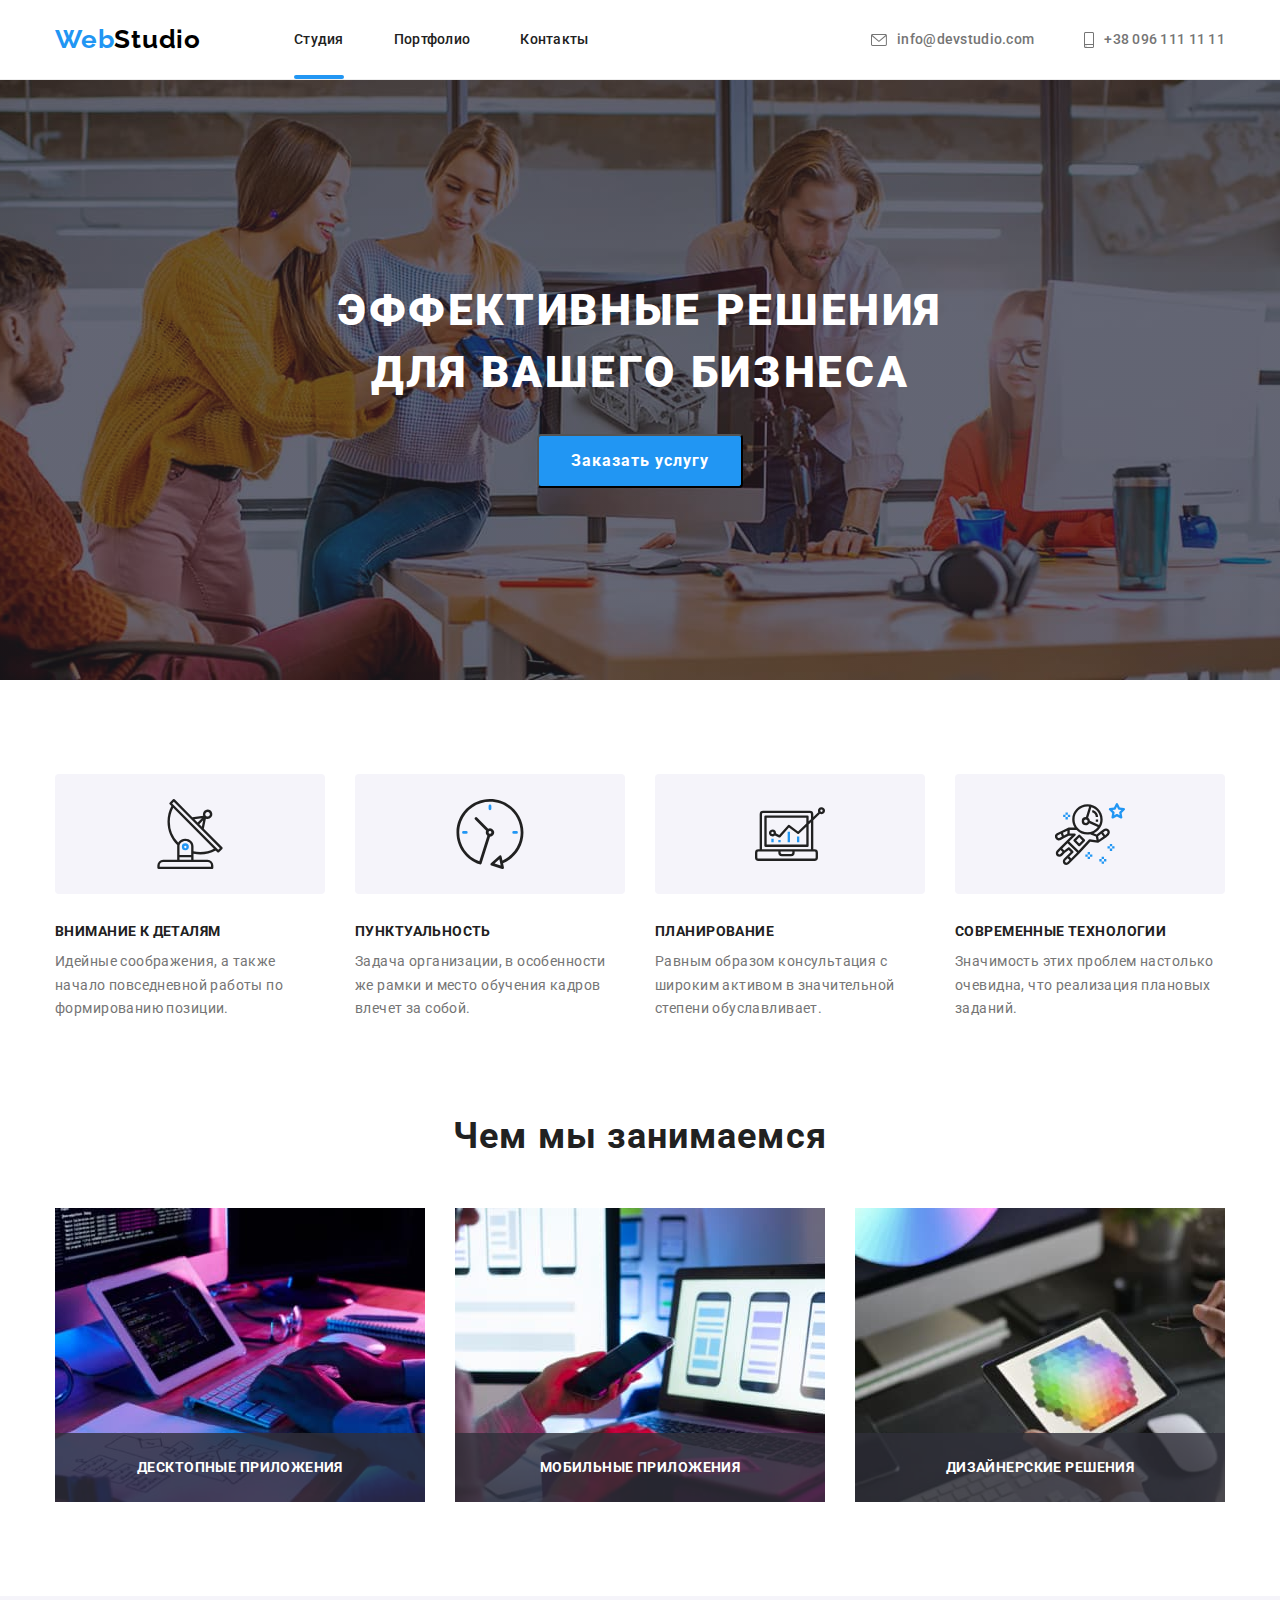
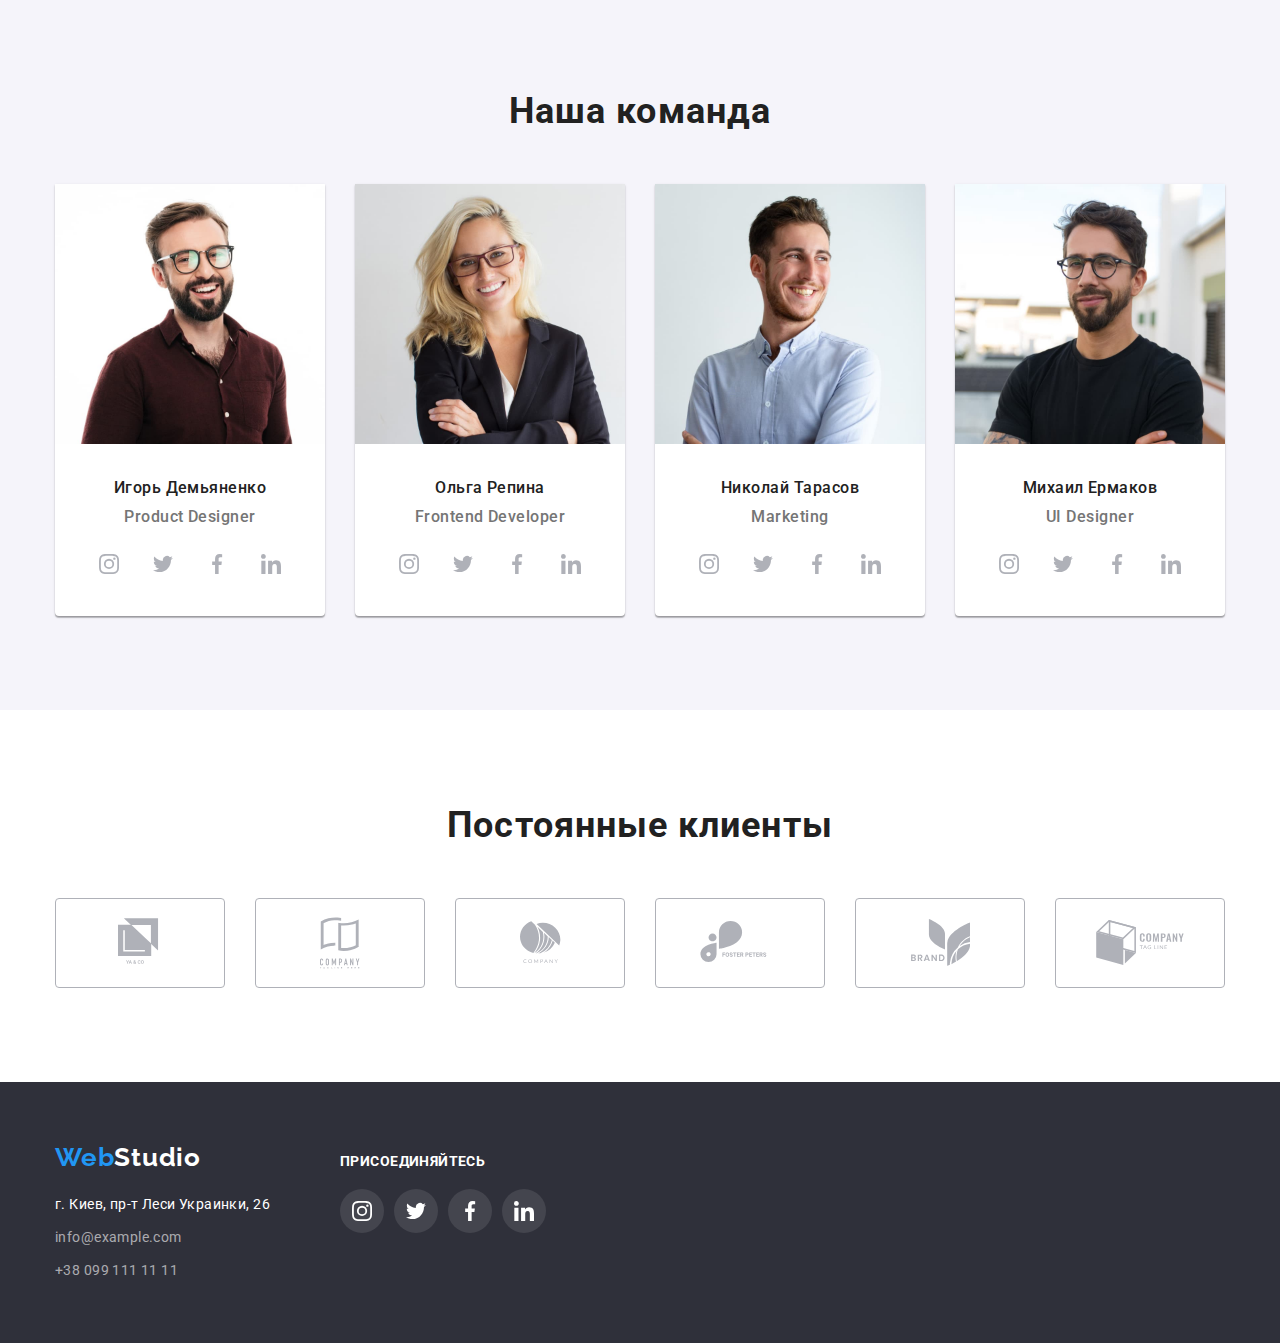
<file: index.html>
<!DOCTYPE html>
<html lang="ru">

<head>
    <meta charset="UTF-8">
    <meta name="viewport" content="width=device-width, initial-scale=1.0">
    <title>Web Studio</title>
    <link rel="preconnect" href="https://fonts.gstatic.com">
    <link
        href="https://fonts.googleapis.com/css2?family=Raleway:wght@700&family=Roboto:wght@400;500;700;900&display=swap"
        rel="stylesheet">
    <link rel="stylesheet" href="./css/modern-normalize.css">
    <link rel="stylesheet" href="./css/styles.css">
</head>

<body>
    <!--Шапка страницы-->
    <header class="header">
        <div class="container main-box">
            <nav class="main-nav">
                <a href="./index.html" class="logo">Web<span class="logo-header">Studio</span>
                </a>
                <ul class="nav">
                    <li class="item">
                        <a href="./index.html" class="nav-link studio">Студия</a>
                    </li>
                    <li class="item">
                        <a href="./portfolio.html" class="nav-link">Портфолио</a>
                    </li>
                    <li class="item">
                        <a href="#contacts" class="nav-link">Контакты</a>
                    </li>
                </ul>
            </nav>
            <ul class="header-contact">
                <li class="item">
                    <a href="mailto:info@devstudio.com" class="contact">
                        <svg class="icon-contacts" width="16" height="12">
                            <use href="./images/icons.svg#envelope"></use>
                        </svg>
                        info@devstudio.com
                    </a>
                </li>
                <li class="item">
                    <a href="tel:+380961111111" class="contact">
                        <svg class="icon-contacts" width="10" height="16">
                            <use href="./images/icons.svg#smartphone"></use>
                        </svg>
                        +38 096 111 11 11
                    </a>
                </li>
            </ul>
        </div>
    </header>

    <!--Тело страницы-->
    <main>
        <!--Hero-->
        <section class="hero overlay">
            <div class="container centered">
                <h1 class="hero-title">Эффективные решения<br /> для вашего бизнеса</h1>
                <button class="hero-link" data-modal-open>Заказать услугу</button>
            </div>
        </section>

        <!--Особенности-->
        <section class="features">
            <div class="container">
                <h2 class="visually-hidden">Наши особенности</h2>
                <ul class="features-list">
                    <li class="item">
                        <div class="icon-features">
                            <svg width="70" height="70">
                                <use href="./images/icons.svg#antenna"></use>
                            </svg>
                        </div>
                        <h3 class="features-title">Внимание к деталям</h3>
                        <p class="features-description">Идейные соображения, а также начало повседневной работы по
                            формированию
                            позиции.</p>
                    </li>

                    <li class="item">
                        <div class="icon-features">
                            <svg width="70" height="70">
                                <use href="./images/icons.svg#clock"></use>
                            </svg>
                        </div>
                        <h3 class="features-title">Пунктуальность</h3>
                        <p class="features-description">Задача организации, в особенности же рамки и место обучения
                            кадров
                            влечет за собой.</p>
                    </li>

                    <li class="item">
                        <div class="icon-features">
                            <svg width="70" height="70">
                                <use href="./images/icons.svg#diagram"></use>
                            </svg>
                        </div>
                        <h3 class="features-title">Планирование</h3>
                        <p class="features-description">Равным образом консультация с широким активом в значительной
                            степени
                            обуславливает.</p>
                    </li>

                    <li class="item">
                        <div class="icon-features">
                            <svg width="70" height="70">
                                <use href="./images/icons.svg#astronaut"></use>
                            </svg>
                        </div>
                        <h3 class="features-title">Современные технологии</h3>
                        <p class="features-description">Значимость этих проблем настолько очевидна, что реализация
                            плановых
                            заданий.</p>
                    </li>
                </ul>
            </div>
        </section>

        <!--Чем мы занимаемся-->
        <section class="services">
            <div class="container">
                <h2 class="services-title centered">Чем мы занимаемся</h2>
                <ul class="services-list">
                    <li class="item">
                        <div class="thumb">
                            <img src="./images/box1.jpg" alt="Веб-сайты" width="370" class="img-servises">
                            <div class="label-box">
                                <p class="label">Десктопные приложения</p>
                            </div>
                        </div>
                    </li>
                    <li class="item">
                        <div class="thumb">
                            <img src="./images/box2.jpg" alt="Приложения" width="370" class="img-servises">
                            <div class="label-box">
                                <p class="label">Мобильные приложения</p>
                            </div>
                        </div>
                    </li>
                    <li class="item">
                        <div class="thumb">
                            <img src="./images/box3.jpg" alt="Дизайн" width="370" class="img-servises">
                            <div class="label-box">
                                <p class="label">Дизайнерские решения</p>
                            </div>
                        </div>
                    </li>
                </ul>
            </div>
        </section>

        <!--Наша команда-->
        <section class="team">
            <div class="container centered">
                <h2 class="team-title">Наша команда</h2>
                <ul class="team-list">
                    <li class="item">
                        <img src="./images/demyanenko.jpg" alt="Фото Игоря Демьяненко" width="270">
                        <div class="team-box">
                            <h3 class="team-subtitle">Игорь Демьяненко</h3>
                            <p class="team-position">Product Designer</p>
                            <ul class="list-network">
                                <li class="item-network">
                                    <a href="#" class="link-icon-network">
                                        <svg class="icon-network" width="20px" height="20px">
                                            <use href="./images/icons.svg#instagram"></use>
                                        </svg>
                                    </a>
                                </li>

                                <li class="item-network">
                                    <a href="#" class="link-icon-network">
                                        <svg class="icon-network" width="20px" height="20px">
                                            <use href="./images/icons.svg#twitter"></use>
                                        </svg>
                                    </a>
                                </li>

                                <li class="item-network">
                                    <a href="#" class="link-icon-network">
                                        <svg class="icon-network" width="20px" height="20px">
                                            <use href="./images/icons.svg#facebook"></use>
                                        </svg>
                                    </a>
                                </li>

                                <li class="item-network">
                                    <a href="#" class="link-icon-network">
                                        <svg class="icon-network" width="20px" height="20px">
                                            <use href="./images/icons.svg#linkedin"></use>
                                        </svg>
                                    </a>
                                </li>
                            </ul>
                        </div>
                    </li>

                    <li class="item">
                        <img src="./images/repina.jpg" alt="Фото Ольги Репиной" width="270">
                        <div class="team-box">
                            <h3 class="team-subtitle">Ольга Репина</h3>
                            <p class="team-position">Frontend Developer</p>
                            <ul class="list-network">
                                <li class="item-network">
                                    <a href="#" class="link-icon-network">
                                        <svg class="icon-network" width="20px" height="20px">
                                            <use href="./images/icons.svg#instagram"></use>
                                        </svg>
                                    </a>
                                </li>

                                <li class="item-network">
                                    <a href="#" class="link-icon-network">
                                        <svg class="icon-network" width="20px" height="20px">
                                            <use href="./images/icons.svg#twitter"></use>
                                        </svg>
                                    </a>
                                </li>

                                <li class="item-network">
                                    <a href="#" class="link-icon-network">
                                        <svg class="icon-network" width="20px" height="20px">
                                            <use href="./images/icons.svg#facebook"></use>
                                        </svg>
                                    </a>
                                </li>

                                <li class="item-network">
                                    <a href="#" class="link-icon-network">
                                        <svg class="icon-network" width="20px" height="20px">
                                            <use href="./images/icons.svg#linkedin"></use>
                                        </svg>
                                    </a>
                                </li>
                            </ul>
                        </div>
                    </li>

                    <li class="item">
                        <img src="./images/tarasov.jpg" alt="Фото Николая Тарасова" width="270">
                        <div class="team-box">
                            <h3 class="team-subtitle">Николай Тарасов</h3>
                            <p class="team-position">Marketing</p>
                            <ul class="list-network">
                                <li class="item-network">
                                    <a href="#" class="link-icon-network">
                                        <svg class="icon-network" width="20px" height="20px">
                                            <use href="./images/icons.svg#instagram"></use>
                                        </svg>
                                    </a>
                                </li>

                                <li class="item-network">
                                    <a href="#" class="link-icon-network">
                                        <svg class="icon-network" width="20px" height="20px">
                                            <use href="./images/icons.svg#twitter"></use>
                                        </svg>
                                    </a>
                                </li>

                                <li class="item-network">
                                    <a href="#" class="link-icon-network">
                                        <svg class="icon-network" width="20px" height="20px">
                                            <use href="./images/icons.svg#facebook"></use>
                                        </svg>
                                    </a>
                                </li>

                                <li class="item-network">
                                    <a href="#" class="link-icon-network">
                                        <svg class="icon-network" width="20px" height="20px">
                                            <use href="./images/icons.svg#linkedin"></use>
                                        </svg>
                                    </a>
                                </li>
                            </ul>
                        </div>
                    </li>

                    <li class="item">
                        <img src="./images/ermakov.jpg" alt="Фото Михаила Ермакова" width="270">
                        <div class="team-box">
                            <h3 class="team-subtitle ">Михаил Ермаков</h3>
                            <p class="team-position">UI Designer</p>
                            <ul class="list-network">
                                <li class="item-network">
                                    <a href="#" class="link-icon-network">
                                        <svg class="icon-network" width="20px" height="20px">
                                            <use href="./images/icons.svg#instagram"></use>
                                        </svg>
                                    </a>
                                </li>

                                <li class="item-network">
                                    <a href="#" class="link-icon-network">
                                        <svg class="icon-network" width="20px" height="20px">
                                            <use href="./images/icons.svg#twitter"></use>
                                        </svg>
                                    </a>
                                </li>

                                <li class="item-network">
                                    <a href="#" class="link-icon-network">
                                        <svg class="icon-network" width="20px" height="20px">
                                            <use href="./images/icons.svg#facebook"></use>
                                        </svg>
                                    </a>
                                </li>

                                <li class="item-network">
                                    <a href="#" class="link-icon-network">
                                        <svg class="icon-network" width="20px" height="20px">
                                            <use href="./images/icons.svg#linkedin"></use>
                                        </svg>
                                    </a>
                                </li>
                            </ul>
                        </div>
                    </li>
                </ul>
            </div>
        </section>

        <!--Постоянные клиенты-->
        <section class="clients">
            <div class="container centered">
                <h2 class="clients-title">Постоянные клиенты</h2>
                <ul class="clients-list">
                    <li class="item">
                        <a href="#" class="link-client">
                            <svg class="icon-client" width="44.27" height="49.23">
                                <use href="./images/icons.svg#client1"></use>
                            </svg>
                        </a>
                    </li>

                    <li class="item">
                        <a href="#" class="link-client">
                            <svg class="icon-client" width="40" height="52">
                                <use href="./images/icons.svg#client2"></use>
                            </svg>
                        </a>
                    </li>

                    <li class="item">
                        <a href="#" class="link-client">
                            <svg class="icon-client" width="41" height="42.6">
                                <use href="./images/icons.svg#client3"></use>
                            </svg>
                        </a>
                    </li>

                    <li class="item">
                        <a href="#" class="link-client">
                            <svg class="icon-client" width="79.66" height="42.02">
                                <use href="./images/icons.svg#client4"></use>
                            </svg>
                        </a>
                    </li>

                    <li class="item">
                        <a href="#" class="link-client">
                            <svg class="icon-client" width="59" height="47">
                                <use href="./images/icons.svg#client5"></use>
                            </svg>
                        </a>
                    </li>

                    <li class="item">
                        <a href="#" class="link-client">
                            <svg class="icon-client" width="88.48" height="45.44">
                                <use href="./images/icons.svg#client6"></use>
                            </svg>
                        </a>
                    </li>
                </ul>
            </div>

        </section>

    </main>

    <!--Подвал страницы-->
    <footer class="footer">
        <div class="container footer-flex" id="contacts">
            <div>
                <a href="./index.html" class="logo">Web<span class="logo-footer">Studio</span>
                </a>
                <address class="address">
                    г. Киев, пр-т Леси Украинки, 26
                    <a href="mailto:info@example.com" class="address-link">info@example.com</a>
                    <a href="tel:+380991111111" class="address-link">+38 099 111 11 11</a>
                </address>
            </div>
            <div class="icon-box">
                <p class="join">присоединяйтесь</p>
                <ul class="list-network-footer">
                    <li class="item">
                        <a href="#" class="network-footer">
                            <svg class="icon-footer" width="20" height="20">
                                <use href="./images/icons.svg#instagram"></use>
                            </svg>
                        </a>
                    </li>

                    <li class="item">
                        <a href="#" class="network-footer">
                            <svg class="icon-footer" width="20" height="20">
                                <use href="./images/icons.svg#twitter"></use>
                            </svg>
                        </a>
                    </li>

                    <li class="item">
                        <a href="#" class="network-footer">
                            <svg class="icon-footer" width="20" height="20">
                                <use href="./images/icons.svg#facebook"></use>
                            </svg>
                        </a>
                    </li>

                    <li class="item">
                        <a href="#" class="network-footer">
                            <svg class="icon-footer" width="20" height="20">
                                <use href="./images/icons.svg#linkedin"></use>
                            </svg>
                        </a>
                    </li>
                </ul>
            </div>
        </div>
    </footer>

    <!-- Модальное окно -->

    <div class="backdrop is-hidden" data-modal>
        <div class="modal">
            <button class="btn-close" data-modal-close>
                <svg class="icon-close" width="11" height="11">
                    <use href="./images/icons.svg#close"></use>
                </svg>
            </button>
        </div>
    </div>

    <script src="./js/modal.js"></script>

</body>

</html>
</file>
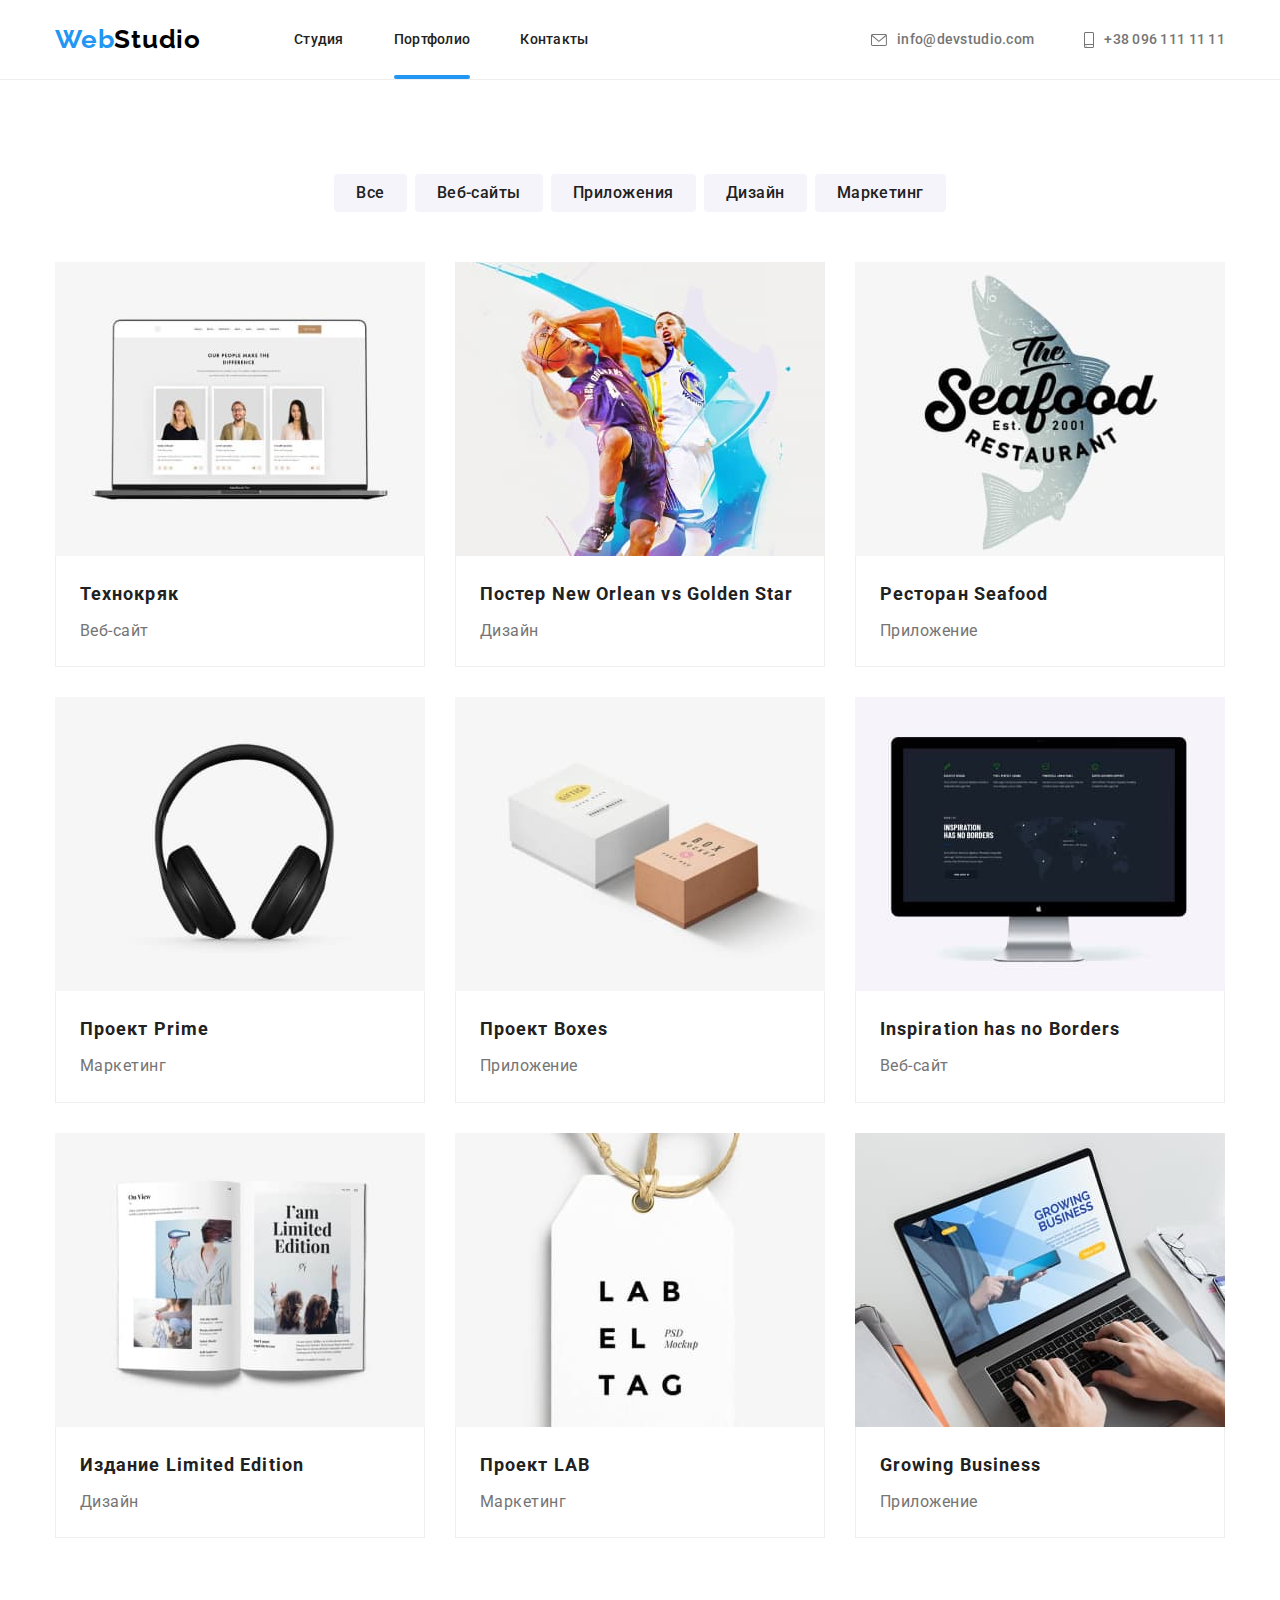
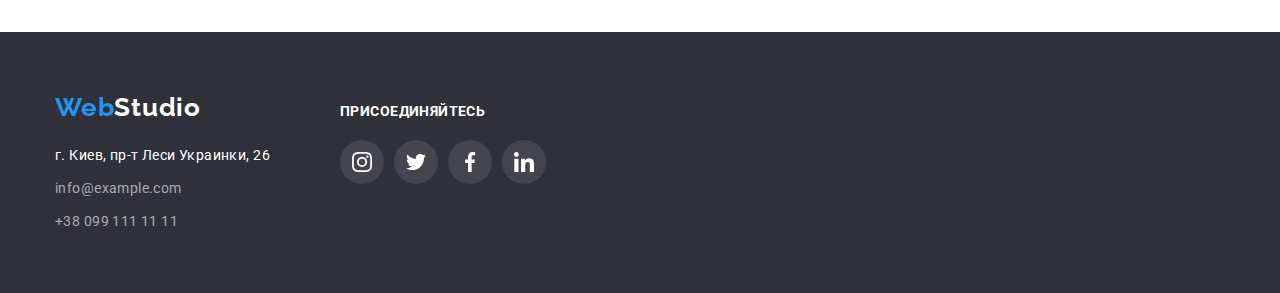
<file: portfolio.html>
<!DOCTYPE html>
<html lang="ru">

<head>
    <meta charset="UTF-8">
    <meta name="viewport" content="width=device-width, initial-scale=1.0">
    <title>Портфолио | WebStudio</title>
    <link rel="preconnect" href="https://fonts.gstatic.com">
    <link
        href="https://fonts.googleapis.com/css2?family=Raleway:wght@700&family=Roboto:wght@400;500;700;900&display=swap"
        rel="stylesheet">
    <link rel="stylesheet" href="./css/modern-normalize.css">
    <link rel="stylesheet" href="./css/styles.css">
</head>

<body>

    <!--Шапка страницы-->
    <header class="header">
        <div class="container main-box">
            <nav class="main-nav">
                <a href="./index.html" class="logo">Web<span class="logo-header">Studio</span>
                </a>
                <ul class="nav">
                    <li class="item">
                        <a href="./index.html" class="nav-link">Студия</a>
                    </li>
                    <li class="item">
                        <a href="./portfolio.html" class="nav-link portfolio">Портфолио</a>
                    </li>
                    <li class="item">
                        <a href="#contacts" class="nav-link">Контакты</a>
                    </li>
                </ul>
            </nav>
            <ul class="header-contact">
                <li class="item">
                    <a href="mailto:info@devstudio.com" class="contact">
                        <svg class="icon-contacts" width="16" height="12">
                            <use href="./images/icons.svg#envelope"></use>
                        </svg>
                        info@devstudio.com
                    </a>
                </li>
                <li class="item">
                    <a href="tel:+380961111111" class="contact">
                        <svg class="icon-contacts" width="10" height="16">
                            <use href="./images/icons.svg#smartphone"></use>
                        </svg>
                        +38 096 111 11 11
                    </a>
                </li>
            </ul>
        </div>
    </header>

    <!--Тело страницы-->
    <main>
        <section class="project">
            <div class="container">
                <h1 class="visually-hidden">Наши проекты</h1>

                <!--Фильтр-->
                <ul class="button-list">
                    <li class="item">
                        <button type="button" class="button">Все</button>
                    </li>
                    <li class="item">
                        <button type="button" class="button">Веб-сайты</button>
                    </li>
                    <li class="item">
                        <button type="button" class="button">Приложения</button>
                    </li>
                    <li class="item">
                        <button type="button" class="button">Дизайн</button>
                    </li>
                    <li class="item">
                        <button type="button" class="button">Маркетинг</button>
                    </li>
                </ul>

                <!--Проекты-->
                <ul class="card-set">
                    <li class="item">
                        <a href="#" class="card">
                            <div class="box-overlay-project">
                                <img src="./images/tehnokryak.jpg" alt="" width="370" class="card-img">
                                <div class="overlay-project">
                                    <p class="overlay-text">Технокряк это современная площадка распространения
                                        коронавируса. Компании
                                        используют эту платформу для цифрового
                                        шпионажа и атак на защищённые сервера конкурентов.</p>
                                </div>
                            </div>
                            <div class="card-content">
                                <h2 class="project-title">Технокряк</h2>
                                <p class="project-direction">Веб-сайт</p>
                            </div>

                        </a>
                    </li>

                    <li class="item">
                        <a href="#" class="card">
                            <div class="box-overlay-project">
                                <img src="./images/poster.jpg" alt="" width="370" class="card-img">
                                <div class="overlay-project">
                                    <p class="overlay-text">Технокряк это современная площадка распространения
                                        коронавируса. Компании
                                        используют эту платформу для цифрового
                                        шпионажа и атак на защищённые сервера конкурентов.</p>
                                </div>
                            </div>
                            <div class="card-content">
                                <h2 class="project-title">Постер New Orlean vs Golden Star</h2>
                                <p class="project-direction">Дизайн</p>
                            </div>
                        </a>
                    </li>

                    <li class="item">
                        <a href="#" class="card">
                            <div class="box-overlay-project">
                                <img src="./images/seafood.jpg" alt="" width="370" class="card-img">
                                <div class="overlay-project">
                                    <p class="overlay-text">Технокряк это современная площадка распространения
                                        коронавируса. Компании
                                        используют эту платформу для цифрового
                                        шпионажа и атак на защищённые сервера конкурентов.</p>
                                </div>
                            </div>
                            <div class="card-content">
                                <h2 class="project-title">Ресторан Seafood</h2>
                                <p class="project-direction">Приложение</p>
                            </div>
                        </a>
                    </li>

                    <li class="item">
                        <a href="#" class="card">
                            <div class="box-overlay-project">
                                <img src="./images/prime.jpg" alt="" width="370" class="card-img">
                                <div class="overlay-project">
                                    <p class="overlay-text">Технокряк это современная площадка распространения
                                        коронавируса. Компании
                                        используют эту платформу для цифрового
                                        шпионажа и атак на защищённые сервера конкурентов.</p>
                                </div>
                            </div>
                            <div class="card-content">
                                <h2 class="project-title">Проект Prime</h2>
                                <p class="project-direction">Маркетинг</p>
                            </div>
                        </a>
                    </li>

                    <li class="item">
                        <a href="#" class="card">
                            <div class="box-overlay-project">
                                <img src="./images/boxes.jpg" alt="" width="370" class="card-img">
                                <div class="overlay-project">
                                    <p class="overlay-text">Технокряк это современная площадка распространения
                                        коронавируса. Компании
                                        используют эту платформу для цифрового
                                        шпионажа и атак на защищённые сервера конкурентов.</p>
                                </div>
                            </div>
                            <div class="card-content">
                                <h2 class="project-title">Проект Boxes</h2>
                                <p class="project-direction">Приложение</p>
                            </div>
                        </a>
                    </li>

                    <li class="item">
                        <a href="#" class="card">
                            <div class="box-overlay-project">
                                <img src="./images/inspiration.jpg" alt="" width="370" class="card-img">
                                <div class="overlay-project">
                                    <p class="overlay-text">Технокряк это современная площадка распространения
                                        коронавируса. Компании
                                        используют эту платформу для цифрового
                                        шпионажа и атак на защищённые сервера конкурентов.</p>
                                </div>
                            </div>
                            <div class="card-content">
                                <h2 class="project-title">Inspiration has no Borders</h2>
                                <p class="project-direction">Веб-сайт</p>
                            </div>
                        </a>
                    </li>

                    <li class="item">
                        <a href="#" class="card">
                            <div class="box-overlay-project">
                                <img src="./images/edition.jpg" alt="" width="370" class="card-img">
                                <div class="overlay-project">
                                    <p class="overlay-text">Технокряк это современная площадка распространения
                                        коронавируса. Компании
                                        используют эту платформу для цифрового
                                        шпионажа и атак на защищённые сервера конкурентов.</p>
                                </div>
                            </div>
                            <div class="card-content">
                                <h2 class="project-title">Издание Limited Edition</h2>
                                <p class="project-direction">Дизайн</p>
                            </div>
                        </a>
                    </li>

                    <li class="item">
                        <a href="#" class="card">
                            <div class="box-overlay-project">
                                <img src="./images/lab.jpg" alt="" width="370" class="card-img">
                                <div class="overlay-project">
                                    <p class="overlay-text">Технокряк это современная площадка распространения
                                        коронавируса. Компании
                                        используют эту платформу для цифрового
                                        шпионажа и атак на защищённые сервера конкурентов.</p>
                                </div>
                            </div>
                            <div class="card-content">
                                <h2 class="project-title">Проект LAB</h2>
                                <p class="project-direction">Маркетинг</p>
                            </div>
                        </a>
                    </li>

                    <li class="item">
                        <a href="#" class="card">
                            <div class="box-overlay-project">
                                <img src="./images/business.jpg" alt="" width="370" class="card-img">
                                <div class="overlay-project">
                                    <p class="overlay-text">Технокряк это современная площадка распространения
                                        коронавируса. Компании
                                        используют эту платформу для цифрового
                                        шпионажа и атак на защищённые сервера конкурентов.</p>
                                </div>
                            </div>
                            <div class="card-content">
                                <h2 class="project-title">Growing Business</h2>
                                <p class="project-direction">Приложение</p>
                            </div>
                        </a>
                    </li>
                </ul>
            </div>

        </section>
    </main>

    <!--Подвал страницы-->
    <footer class="footer">
        <div class="container footer-flex" id="contacts">
            <div>
                <a href="./index.html" class="logo">Web<span class="logo-footer">Studio</span>
                </a>
                <address class="address">
                    г. Киев, пр-т Леси Украинки, 26
                    <a href="mailto:info@example.com" class="address-link">info@example.com</a>
                    <a href="tel:+380991111111" class="address-link">+38 099 111 11 11</a>
                </address>
            </div>
            <div class="icon-box">
                <p class="join">присоединяйтесь</p>
                <ul class="list-network-footer">
                    <li class="item">
                        <a href="#" class="network-footer">
                            <svg class="icon-footer" width="20" height="20">
                                <use href="./images/icons.svg#instagram"></use>
                            </svg>
                        </a>
                    </li>

                    <li class="item">
                        <a href="#" class="network-footer">
                            <svg class="icon-footer" width="20" height="20">
                                <use href="./images/icons.svg#twitter"></use>
                            </svg>
                        </a>
                    </li>

                    <li class="item">
                        <a href="#" class="network-footer">
                            <svg class="icon-footer" width="20" height="20">
                                <use href="./images/icons.svg#facebook"></use>
                            </svg>
                        </a>
                    </li>

                    <li class="item">
                        <a href="#" class="network-footer">
                            <svg class="icon-footer" width="20" height="20">
                                <use href="./images/icons.svg#linkedin"></use>
                            </svg>
                        </a>
                    </li>
                </ul>
            </div>
        </div>
    </footer>

</body>

</html>
</file>
<file: css/styles.css>
/* CSS-переменные */
:root {
  --title-text-color: #212121; /* Главный цвет текста  nav h2 h3 */
  --primery-text-color: #757575; /*вторичный цвет текста контакт header*/
  --logo-text-color: #000000; /*лого*/
  --accent-color: #2196f3; /*акцент  лого интерактивный*/
  --white-text-color: #ffffff; /*hero-text logo-footer address-text*/
  --address-text-op60: rgba(255, 255, 255, 0.6);
  --background: #2f303a; /*фон hero footer*/
  --background-button: #f5f4fa; /*фон кнопок и секции Наша команда*/
  --border-project: #eeeeee;
  --icon-color: #afb1b8; /*цвет иконок*/
}
/* Raleway 700 Roboto 400 500 700 900  */

body {
  font-family: 'Roboto', sans-serif;
}

ul,
h1,
h2,
h3,
p {
  margin: 0;
  padding: 0;
}
.container {
  margin-left: auto;
  margin-right: auto;
  padding-left: 15px;
  padding-right: 15px;
  width: 1200px;
}

.centered {
  text-align: center;
}

/* ШАПКА страницы */

.header {
  border-bottom: 1px solid var(--border-project);
  /* padding-top: 24px;
  padding-bottom: 24px; */

  font-weight: 500;
  font-size: 14px;
  line-height: 1.1; /* 16px*/
  letter-spacing: 0.02em;
}

.main-box {
  display: flex;
}

.main-nav {
  display: flex;
  align-items: center;
}

.logo {
  color: var(--accent-color);
  font-family: 'Raleway', sans-serif;
  font-weight: 700;
  font-size: 26px;
  line-height: 1.2; /*31px*/
  letter-spacing: 0.03em;
  text-decoration: none;
}

.logo-header {
  color: var(--logo-text-color);
}

.nav {
  display: flex;
  margin-left: 93px;
}

.nav .item + .item {
  margin-left: 50px;
}

.nav-link {
  display: block;
  position: relative;
  padding-top: 32px;
  padding-bottom: 32px;

  color: var(--title-text-color);
  text-decoration: none;

  transition: color 250ms cubic-bezier(0.4, 0, 0.2, 1);
}

/* подчеркивание ссылки текущей страницы */
.studio::after,
.portfolio::after {
  content: '';

  display: block;
  position: absolute;
  width: 100%;
  height: 4px;
  left: 0;
  bottom: 0;

  background-color: var(--accent-color);
  border-radius: 2px;
}

.header-contact {
  display: flex;
  align-items: center;
  margin-left: auto;
}

.header-contact .item + .item {
  margin-left: 50px;
}

.contact {
  display: flex;
  align-items: center;

  color: var(--primery-text-color);
  text-decoration: none;

  transition: color 250ms cubic-bezier(0.4, 0, 0.2, 1);
}

.nav-link:hover,
.nav-link:focus,
.contact:hover,
.contact:focus {
  color: var(--accent-color);
}

.icon-contacts {
  margin-right: 10px;
  fill: currentColor;
}

/* СТУДИЯ */

/* Hero */

.overlay {
  height: 600px;
  max-width: 1600px;
  margin-left: auto;
  margin-right: auto;
  background-image: linear-gradient(
      rgba(47, 48, 58, 0.4),
      rgba(47, 48, 58, 0.4)
    ),
    url(../images/overlay.jpg);
  background-repeat: no-repeat;
  background-position: center;
  background-size: cover;
}

.hero {
  padding-top: 200px;
  padding-bottom: 200px;

  background-color: var(--background);
}

.hero-title {
  margin-bottom: 30px;

  color: var(--white-text-color);
  font-weight: 900;
  font-size: 44px;
  line-height: 1.4; /*60px*/
  letter-spacing: 0.06em;
  text-transform: uppercase;
}

.hero-link {
  display: inline-block;
  padding: 10px 32px;
  min-width: 200px;
  border-radius: 4px;

  color: var(--white-text-color);
  background-color: var(--accent-color);
  font-weight: 700;
  font-size: 16px;
  line-height: 1.9; /*30px*/
  letter-spacing: 0.06em;
  text-decoration: none;
}

/* Особенности */
.features {
  padding-top: 94px;
}

.features-list {
  display: flex;
}

.features-list .item + .item {
  margin-left: 30px;
}

.features-list .item {
  min-width: 270px;
  /* width: 100%; */
}

.icon-features {
  display: flex;
  justify-content: center;
  align-items: center;
  margin-bottom: 30px;
  width: 270px;
  height: 120px;
  background-color: var(--background-button);
  border-radius: 4px;
}

.features-title {
  margin-bottom: 10px;

  color: var(--title-text-color);
  font-weight: 700;
  font-size: 14px;
  line-height: 1.1; /* 16px*/
  letter-spacing: 0.03em;
  text-transform: uppercase;
}
.features-description {
  color: var(--primery-text-color);
  font-weight: 400;
  font-size: 14px;
  line-height: 1.7; /*24px*/
  letter-spacing: 0.03em;
}

/* Чем мы занимаемся*/

.services {
  padding-top: 94px;
  padding-bottom: 94px;
}

.services-list {
  display: flex;
}

.services-list .item + .item {
  margin-left: 30px;
}

.thumb {
  position: relative;
  text-align: center;
}
.img-servises {
  display: block;
}
.label-box {
  position: absolute;
  bottom: 0;
  right: 0;
  width: 100%;
  margin: 0;
  padding-top: 27px;
  padding-bottom: 27px;

  background-color: rgba(47, 48, 58, 0.8);
}

.label {
  color: var(--white-text-color);
  font-weight: 700;
  font-size: 14px;
  line-height: 1.1; /*16px*/
  letter-spacing: 0.03em;
  text-transform: uppercase;
}

/* Команда  */

.team {
  padding-top: 94px;
  padding-bottom: 94px;

  background-color: var(--background-button);
}

.services-title,
.team-title,
.clients-title {
  margin-bottom: 50px;

  color: var(--title-text-color);
  font-weight: 700;
  font-size: 36px;
  line-height: 1.2; /*42px*/
  letter-spacing: 0.03em;
}

.team-list {
  display: flex;
}

.team-list .item + .item {
  margin-left: 30px;
}

.team-list .item {
  box-shadow: 0px 1px 3px rgba(0, 0, 0, 0.12), 0px 1px 1px rgba(0, 0, 0, 0.14),
    0px 2px 1px rgba(0, 0, 0, 0.2);
  border-radius: 0px 0px 4px 4px;

  background-color: var(--white-text-color);
}

.team-box {
  padding-top: 30px;
  padding-bottom: 30px;
}

.team-subtitle {
  margin-bottom: 10px;

  color: var(--title-text-color);
  font-weight: 500;
  font-size: 16px;
  line-height: 1.2; /*19px*/
  letter-spacing: 0.03em;
}
.team-position {
  color: var(--primery-text-color);
  font-weight: 500;
  font-size: 16px;
  line-height: 1.2; /*19px*/
  letter-spacing: 0.03em;
}

.list-network {
  display: flex;
  justify-content: center;
  margin-top: 16px;
}
.item-network + .item-network {
  margin-left: 10px;
}
.link-icon-network {
  display: flex;
  justify-content: center;
  align-items: center;
  width: 44px;
  height: 44px;

  color: var(--icon-color);
  border-radius: 50%;

  transition: color 250ms cubic-bezier(0.4, 0, 0.2, 1),
    background-color 250ms cubic-bezier(0.4, 0, 0.2, 1);
}

.link-icon-network:hover,
.link-icon-network:focus {
  background-color: var(--accent-color);
  border-radius: 50%;

  color: var(--white-text-color);
}

.icon-network {
  fill: currentColor;
}
/*Постоянные клиенты*/
.clients {
  padding-top: 94px;
  padding-bottom: 94px;
}
.clients-list {
  display: flex;
}

.clients-list .item + .item {
  margin-left: 30px;
}

.link-client {
  display: flex;
  justify-content: center;
  align-items: center;
  width: 170px;
  height: 90px;
  border: 1px solid var(--icon-color);
  border-radius: 4px;

  color: var(--icon-color);

  transition: border-color 250ms cubic-bezier(0.4, 0, 0.2, 1),
    color 250ms cubic-bezier(0.4, 0, 0.2, 1);
}
.link-client:hover,
.link-client:focus {
  border-color: var(--accent-color);
  color: var(--accent-color);
}
.icon-client {
  fill: currentColor;
}
/* ПОДВАЛ страницы */
.footer {
  padding-top: 60px;
  padding-bottom: 60px;

  background-color: var(--background);
  font-weight: 400;
  font-size: 14px;
  line-height: 1.7; /*24px*/
  letter-spacing: 0.03em;
  text-decoration: none;
}

.footer-flex {
  display: flex;
  align-items: baseline;
}

.logo-footer,
.address {
  color: var(--white-text-color);
}
.address {
  padding-top: 20px;
}

.address-link {
  display: block;
  padding-top: 9px;
  color: var(--address-text-op60);

  text-decoration: none;
}

.icon-box {
  margin-left: 70px;
}
.join {
  margin-bottom: 20px;

  color: var(--white-text-color);
  font-weight: 700;
  font-size: 14px;
  line-height: 1.1; /* 16px*/
  letter-spacing: 0.03em;
  text-transform: uppercase;
}

.list-network-footer {
  display: flex;
}

.list-network-footer .item + .item {
  margin-left: 10px;
}
.network-footer {
  display: flex;
  justify-content: center;
  align-items: center;
  width: 44px;
  height: 44px;
  background-color: rgba(255, 255, 255, 0.1);
  border-radius: 50%;

  color: var(--white-text-color);

  transition: background-color 250ms cubic-bezier(0.4, 0, 0.2, 1);
}
.network-footer:hover,
.network-footer:focus {
  background-color: var(--accent-color);
}
.icon-footer {
  fill: currentColor;
}

/* Скрытый заголовок */

.visually-hidden {
  position: absolute;
  width: 1px;
  height: 1px;
  margin: -1px;
  border: 0;
  padding: 0;

  white-space: nowrap;
  clip-path: inset(100%);
  clip: rect(0 0 0 0);
  overflow: hidden;
}

/* ПОРТФОЛИО */
/* Фильтр */
.project {
  padding-top: 94px;
  padding-bottom: 94px;
}

.button-list {
  display: flex;
  justify-content: center;
  margin-bottom: 50px;
}

.button-list .item + .item {
  margin-left: 8px;
}

.button {
  margin-top: 0;
  margin-bottom: 0;
  padding: 6px 22px;
  border: none;
  border-radius: 4px;

  color: var(--title-text-color);
  background-color: var(--background-button);
  font-weight: 500;
  font-size: 16px;
  line-height: 1.6; /*26px*/
  letter-spacing: 0.03em;

  transition: box-shadow 250ms cubic-bezier(0.4, 0, 0.2, 1),
    color 250ms cubic-bezier(0.4, 0, 0.2, 1),
    background-color 250ms cubic-bezier(0.4, 0, 0.2, 1);
}

.button:hover,
.button:focus {
  border: none;
  box-shadow: 0px 3px 1px rgba(0, 0, 0, 0.1), 0px 1px 2px rgba(0, 0, 0, 0.08),
    0px 2px 2px rgba(0, 0, 0, 0.12);
  color: var(--white-text-color);
  background-color: var(--accent-color);
  cursor: pointer;
}

/* CARD-SET */
.card-set {
  --card-set-gap: 30px;

  display: flex;
  flex-wrap: wrap;
  padding: 0;
  margin: 0;
  margin-left: calc(-1 * var(--card-set-gap));
  margin-top: calc(-1 * var(--card-set-gap));
  list-style: none;
}

.card-set .item {
  flex-basis: calc(100% / 3-var(var(--card-set-gap)));
  margin-left: var(--card-set-gap);
  margin-top: var(--card-set-gap);
}

.card {
  display: block;
  text-decoration: none;

  transition: box-shadow 250ms cubic-bezier(0.4, 0, 0.2, 1);
}
.card:hover,
.card:focus {
  box-shadow: 0px 1px 1px rgba(0, 0, 0, 0.12), 0px 4px 4px rgba(0, 0, 0, 0.06),
    1px 4px 6px rgba(0, 0, 0, 0.16);
}

.card-img {
  display: block;
  max-width: 100%;
  height: auto;
}

.card-content {
  padding: 20px 24px;
  border: 1px solid var(--border-project);
  border-top: none;
}

.project-title {
  margin-bottom: 4px;

  color: var(--title-text-color);
  font-weight: 700;
  font-size: 18px;
  line-height: 2; /*36px*/
  letter-spacing: 0.06em;
}

.project-direction {
  color: var(--primery-text-color);
  font-weight: 400;
  font-size: 16px;
  line-height: 1.9; /*30px*/
  letter-spacing: 0.03em;
}

.box-overlay-project {
  position: relative;
  overflow: hidden;
}
.overlay-project {
  position: absolute;
  top: 0;
  left: 0;
  width: 100%;
  height: 100%;
  padding: 63px 24px;

  background-color: rgba(33, 150, 243, 0.9);

  transform: translateY(100%);
  transition: transform 250ms cubic-bezier(0.4, 0, 0.2, 1);
}
.overlay-text {
  color: var(--white-text-color);
  font-weight: 400;
  font-size: 18px;
  line-height: 1.6; /*28px*/
  letter-spacing: 0.03em;
}

.card:hover .overlay-project {
  transform: translateY(0);
}

/* Модальное окно */

.backdrop {
  position: fixed;
  top: 0;
  left: 0;
  width: 100%;
  height: 100%;
  background-color: rgba(0, 0, 0, 0.2);
  opacity: 1;
  transition: opacity 150ms linear;
}
.modal {
  display: flex;
  justify-content: flex-end;
  position: absolute;
  top: 50%;
  left: 50%;
  min-width: 528px;
  min-height: 581px;
  padding: 8px;

  background-color: var(--white-text-color);
  box-shadow: 0px 1px 3px rgba(0, 0, 0, 0.12), 0px 1px 1px rgba(0, 0, 0, 0.14),
    0px 2px 1px rgba(0, 0, 0, 0.2);
  border-radius: 4px;

  transform: translate(-50%, -50%) scale(1);
  transition: transform 200ms linear 100ms;
}
.backdrop.is-hidden {
  visibility: hidden;
  opacity: 0;
  pointer-events: none;
}

.btn-close {
  width: 30px;
  height: 30px;
  padding: 0;
  margin: 0;

  border: 1px solid rgba(0, 0, 0, 0.1);
  border-radius: 50%;
}
.icon-close {
  fill: currentColor;
}
.backdrop.is-hidden .modal {
  transform: translate(-50%, -50%) scale(0);
}
</file>
